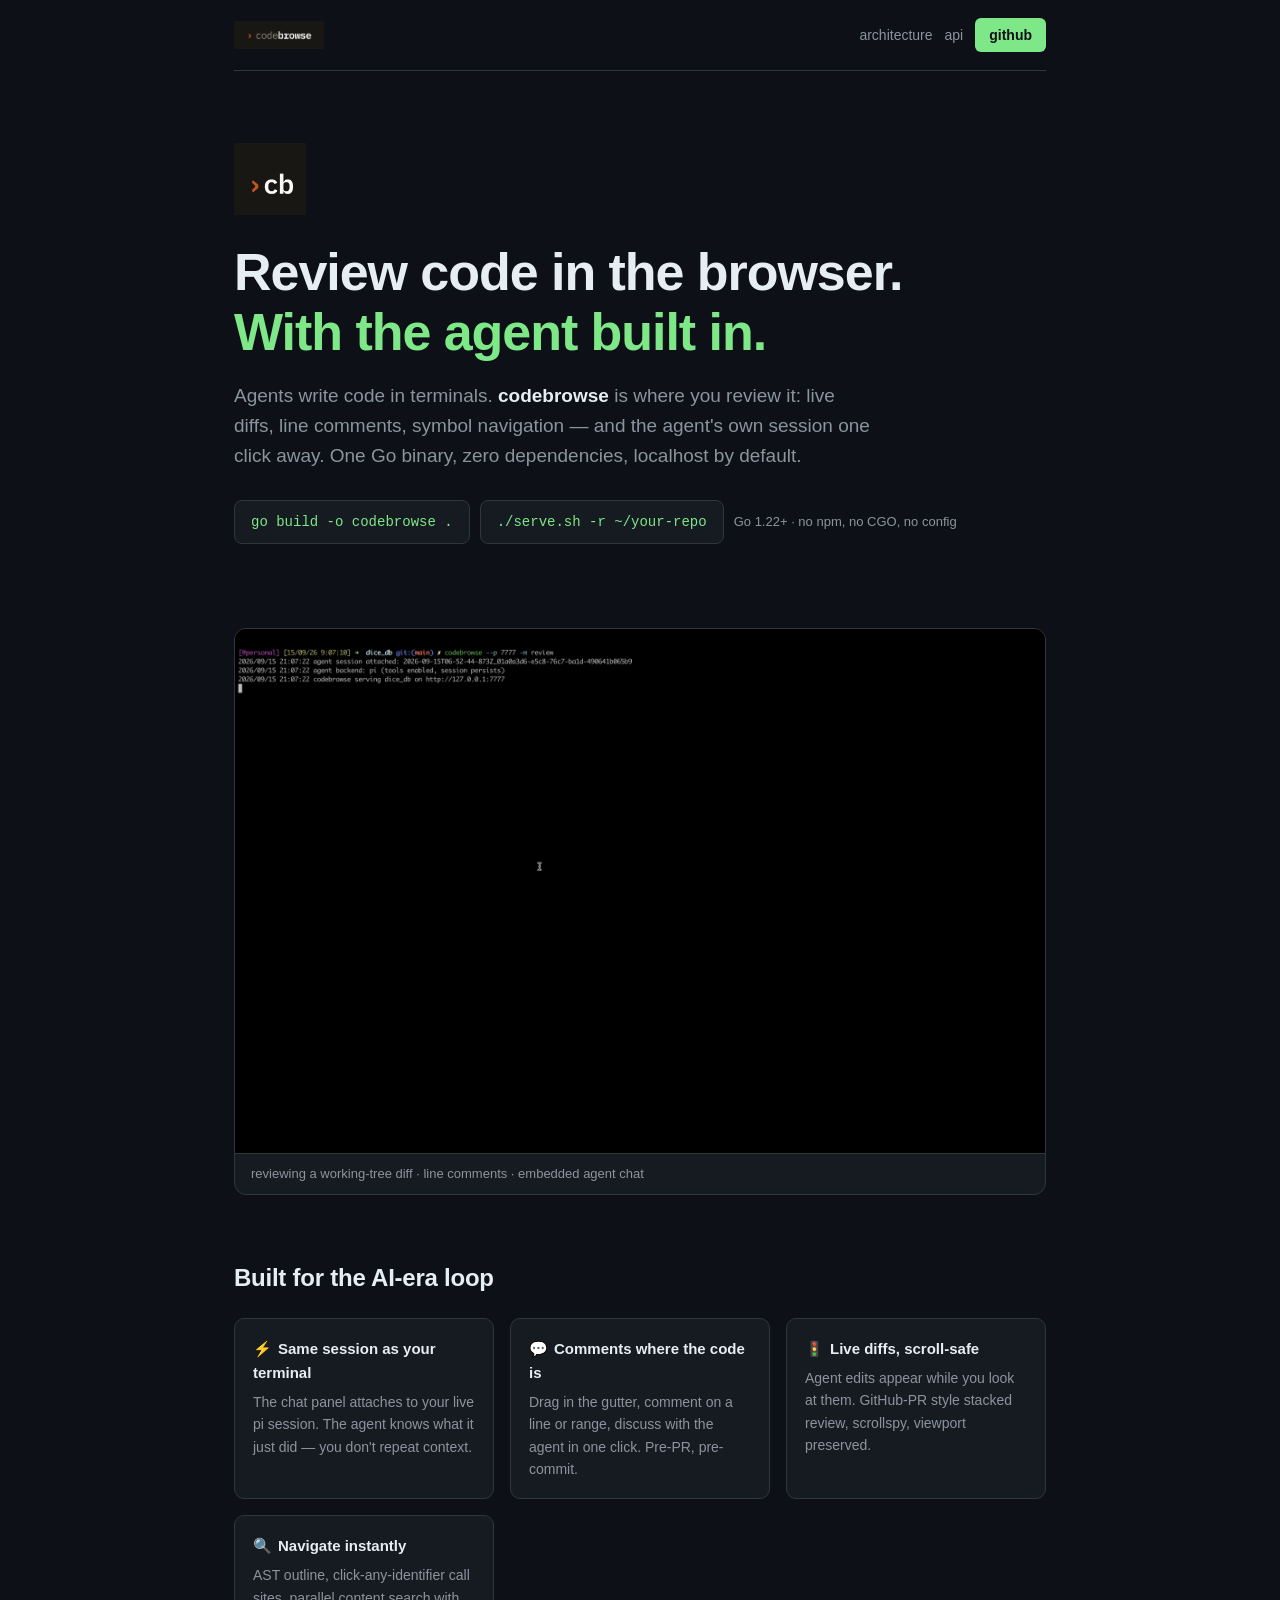
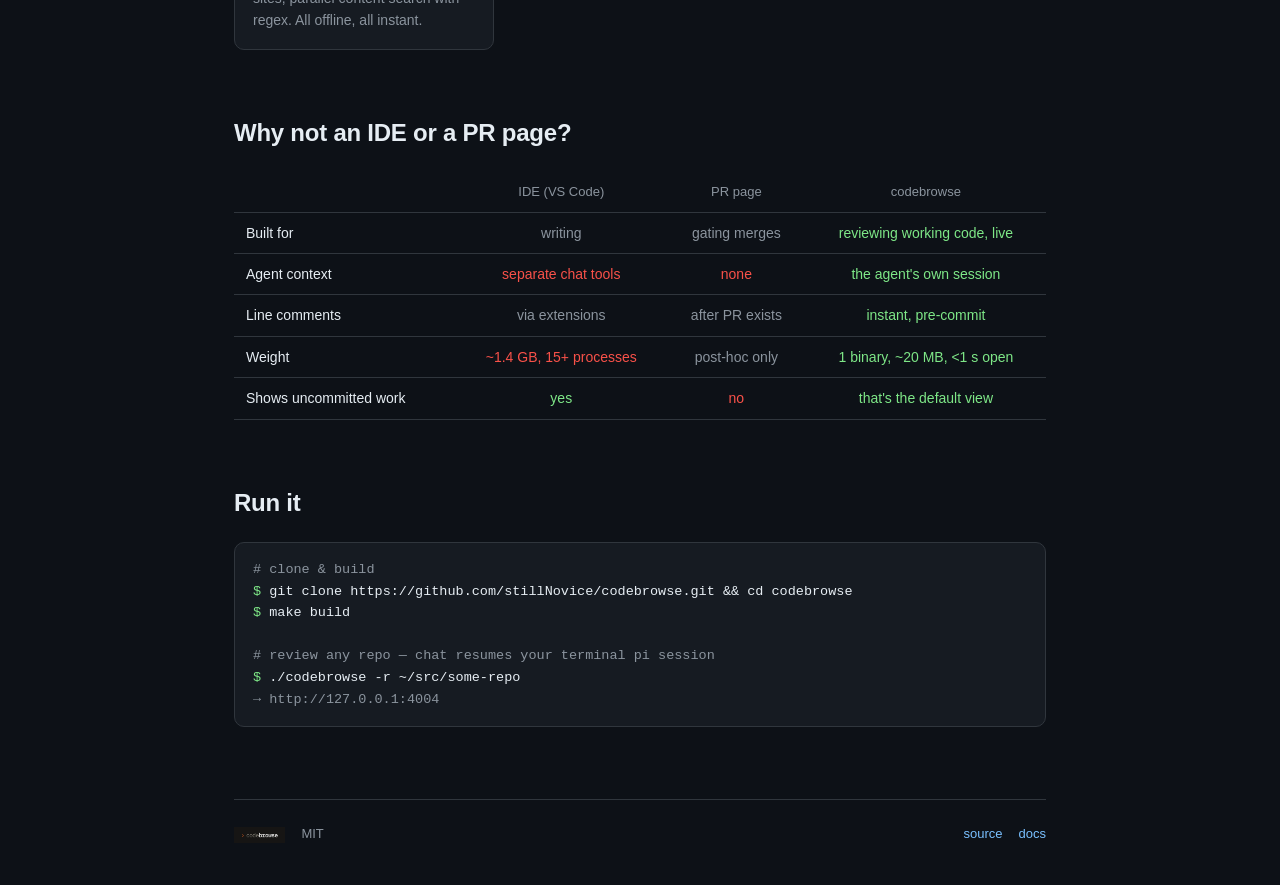
<file: site/index.html>
<!DOCTYPE html>
<html lang="en">
<head>
  <meta charset="UTF-8">
  <meta name="viewport" content="width=device-width, initial-scale=1.0">
  <title>codebrowse — browser-based code review with a built-in agent</title>
  <meta name="description" content="A localhost code browser with an embedded coding agent. Review diffs, comment on lines, steer the agent — all in the browser.">
  <link rel="icon" type="image/png" href="assets/icon.png">
  <style>
    :root {
      --bg: #0d1117; --bg2: #161b22; --border: #30363d; --fg: #e6edf3;
      --dim: #8b949e; --accent: #7ee787; --accent2: #79c0ff;
    }
    * { margin: 0; padding: 0; box-sizing: border-box; }
    body {
      background: var(--bg); color: var(--fg);
      font: 16px/1.6 -apple-system, BlinkMacSystemFont, "Segoe UI", sans-serif;
      -webkit-font-smoothing: antialiased;
    }
    code, pre { font-family: ui-monospace, SFMono-Regular, Menlo, monospace; }
    a { color: var(--accent2); text-decoration: none; }
    a:hover { text-decoration: underline; }

    .wrap { max-width: 860px; margin: 0 auto; padding: 0 24px; }

    nav {
      display: flex; align-items: center; gap: 12px;
      padding: 18px 0; border-bottom: 1px solid var(--border);
    }
    .logo-img { height: 28px; display: block; }
    .logo { font-weight: 700; font-size: 18px; }
    .logo .mark { color: var(--accent); }
    nav .spacer { flex: 1; }
    nav a.item { color: var(--dim); font-size: 14px; }
    nav a.cta {
      background: var(--accent); color: #0d1117; font-weight: 600;
      padding: 6px 14px; border-radius: 6px; font-size: 14px;
    }
    nav a.cta:hover { text-decoration: none; opacity: .9; }

    header { padding: 72px 0 48px; }
    h1 { font-size: clamp(32px, 6vw, 52px); line-height: 1.15; letter-spacing: -0.02em; }
    h1 .accent { color: var(--accent); }
    .tagline {
      margin-top: 18px; font-size: 19px; color: var(--dim); max-width: 640px;
    }
    .tagline strong { color: var(--fg); font-weight: 600; }

    .demo {
      margin: 36px 0; border: 1px solid var(--border); border-radius: 12px;
      overflow: hidden; background: var(--bg2);
    }
    .demo img { display: block; width: 100%; }
    .demo figcaption { padding: 10px 16px; font-size: 13px; color: var(--dim); border-top: 1px solid var(--border); }

    .install {
      display: flex; gap: 10px; margin-top: 28px; flex-wrap: wrap; align-items: center;
    }
    .install code {
      background: var(--bg2); border: 1px solid var(--border); border-radius: 8px;
      padding: 10px 16px; font-size: 14px; color: var(--accent);
    }
    .install .note { font-size: 13px; color: var(--dim); }

    h2 {
      font-size: 24px; margin: 56px 0 20px; letter-spacing: -0.01em;
      padding-top: 8px;
    }
    .grid { display: grid; grid-template-columns: repeat(auto-fit, minmax(240px, 1fr)); gap: 16px; }
    .card {
      background: var(--bg2); border: 1px solid var(--border);
      border-radius: 10px; padding: 18px;
    }
    .card h3 { font-size: 15px; margin-bottom: 6px; }
    .card h3 .ic { color: var(--accent); margin-right: 6px; }
    .card p { font-size: 14px; color: var(--dim); }

    table { border-collapse: collapse; width: 100%; font-size: 14px; margin-top: 12px; }
    th, td { text-align: left; padding: 9px 12px; border-bottom: 1px solid var(--border); }
    th { color: var(--dim); font-weight: 500; font-size: 13px; }
    td:not(:first-child), th:not(:first-child) { text-align: center; }
    td.yes { color: var(--accent); } td.no { color: #f85149; } td.mid { color: var(--dim); }

    pre.term {
      background: var(--bg2); border: 1px solid var(--border); border-radius: 10px;
      padding: 16px 18px; font-size: 13.5px; overflow-x: auto; margin-top: 12px;
    }
    pre.term .c { color: var(--dim); } pre.term .p { color: var(--accent); }

    footer {
      margin-top: 72px; padding: 24px 0 40px; border-top: 1px solid var(--border);
      font-size: 13px; color: var(--dim); display: flex; gap: 16px; align-items: center;
    }
    footer .spacer { flex: 1; }
  </style>
</head>
<body>
  <div class="wrap">
    <nav>
      <a href="/"><img class="logo-img" src="assets/wordmark-dark.png" alt="codebrowse"></a>
      <div class="spacer"></div>
      <a class="item" href="https://github.com/stillNovice/codebrowse/blob/main/docs/architecture.md">architecture</a>
      <a class="item" href="https://github.com/stillNovice/codebrowse/blob/main/docs/api.md">api</a>
      <a class="cta" href="https://github.com/stillNovice/codebrowse">github</a>
    </nav>

    <header>
      <img src="assets/icon.png" alt="" width="72" height="72" style="margin-bottom:20px;">
      <h1>Review code in the browser.<br><span class="accent">With the agent built in.</span></h1>
      <p class="tagline">
        Agents write code in terminals. <strong>codebrowse</strong> is where you review it:
        live diffs, line comments, symbol navigation — and the agent's own session
        one click away. One Go binary, zero dependencies, localhost by default.
      </p>
      <div class="install">
        <code>go build -o codebrowse .</code>
        <code>./serve.sh -r ~/your-repo</code>
        <span class="note">Go 1.22+ · no npm, no CGO, no config</span>
      </div>
    </header>

    <figure class="demo">
      <img src="assets/codebrowse-tweetable.gif" alt="codebrowse demo: reviewing a diff, commenting, chatting with the agent">
      <figcaption>reviewing a working-tree diff · line comments · embedded agent chat</figcaption>
    </figure>

    <h2>Built for the AI-era loop</h2>
    <div class="grid">
      <div class="card">
        <h3><span class="ic">⚡</span>Same session as your terminal</h3>
        <p>The chat panel attaches to your live pi session. The agent knows what it just did — you don't repeat context.</p>
      </div>
      <div class="card">
        <h3><span class="ic">💬</span>Comments where the code is</h3>
        <p>Drag in the gutter, comment on a line or range, discuss with the agent in one click. Pre-PR, pre-commit.</p>
      </div>
      <div class="card">
        <h3><span class="ic">🚦</span>Live diffs, scroll-safe</h3>
        <p>Agent edits appear while you look at them. GitHub-PR style stacked review, scrollspy, viewport preserved.</p>
      </div>
      <div class="card">
        <h3><span class="ic">🔍</span>Navigate instantly</h3>
        <p>AST outline, click-any-identifier call sites, parallel content search with regex. All offline, all instant.</p>
      </div>
    </div>

    <h2>Why not an IDE or a PR page?</h2>
    <table>
      <tr><th></th><th>IDE (VS Code)</th><th>PR page</th><th>codebrowse</th></tr>
      <tr><td>Built for</td><td class="mid">writing</td><td class="mid">gating merges</td><td class="yes">reviewing working code, live</td></tr>
      <tr><td>Agent context</td><td class="no">separate chat tools</td><td class="no">none</td><td class="yes">the agent's own session</td></tr>
      <tr><td>Line comments</td><td class="mid">via extensions</td><td class="mid">after PR exists</td><td class="yes">instant, pre-commit</td></tr>
      <tr><td>Weight</td><td class="no">~1.4 GB, 15+ processes</td><td class="mid">post-hoc only</td><td class="yes">1 binary, ~20 MB, &lt;1 s open</td></tr>
      <tr><td>Shows uncommitted work</td><td class="yes">yes</td><td class="no">no</td><td class="yes">that's the default view</td></tr>
    </table>

    <h2>Run it</h2>
<pre class="term"><span class="c"># clone &amp; build</span>
<span class="p">$</span> git clone https://github.com/stillNovice/codebrowse.git &amp;&amp; cd codebrowse
<span class="p">$</span> make build

<span class="c"># review any repo — chat resumes your terminal pi session</span>
<span class="p">$</span> ./codebrowse -r ~/src/some-repo
<span class="c">→ http://127.0.0.1:4004</span></pre>

    <footer>
      <img src="assets/wordmark-dark.png" alt="codebrowse" style="height:16px; opacity:.8;">
      <span>MIT</span>
      <div class="spacer"></div>
      <a href="https://github.com/stillNovice/codebrowse">source</a>
      <a href="https://github.com/stillNovice/codebrowse#readme">docs</a>
    </footer>
  </div>
</body>
</html>
</file>
